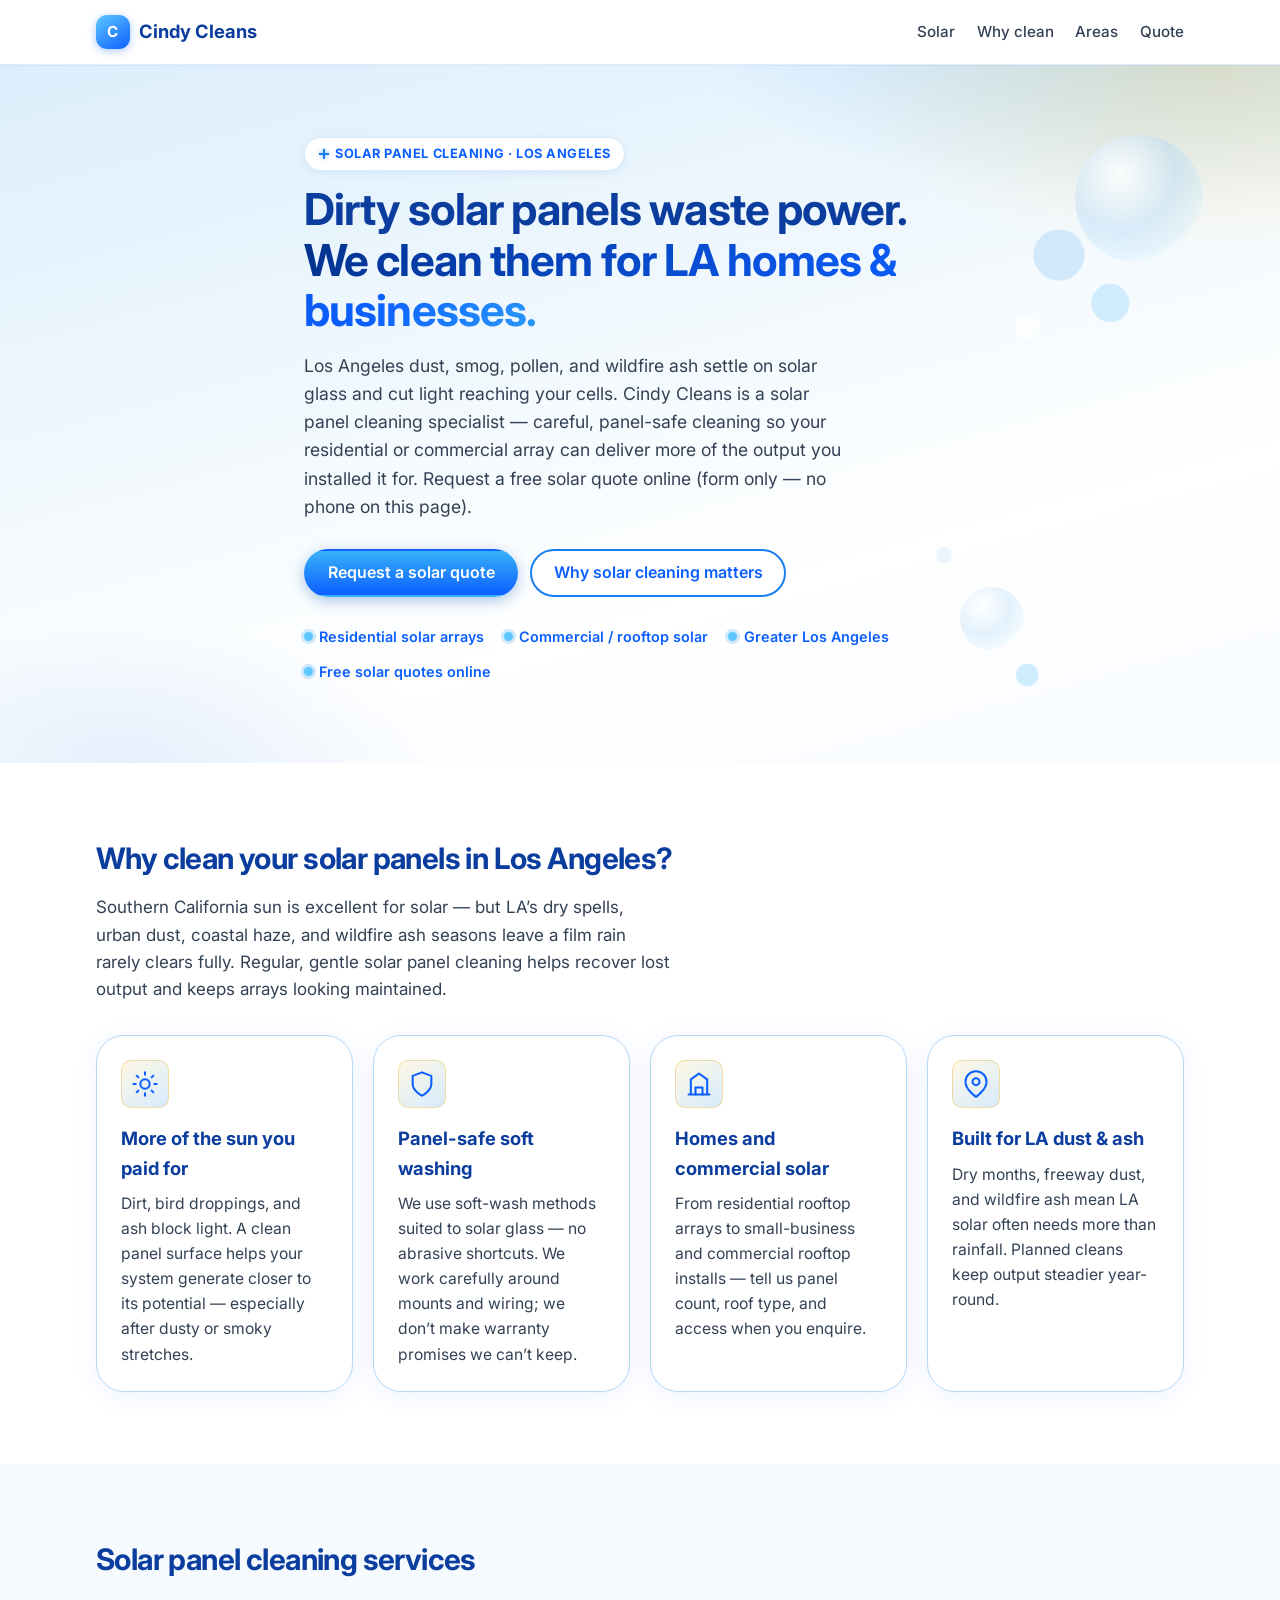
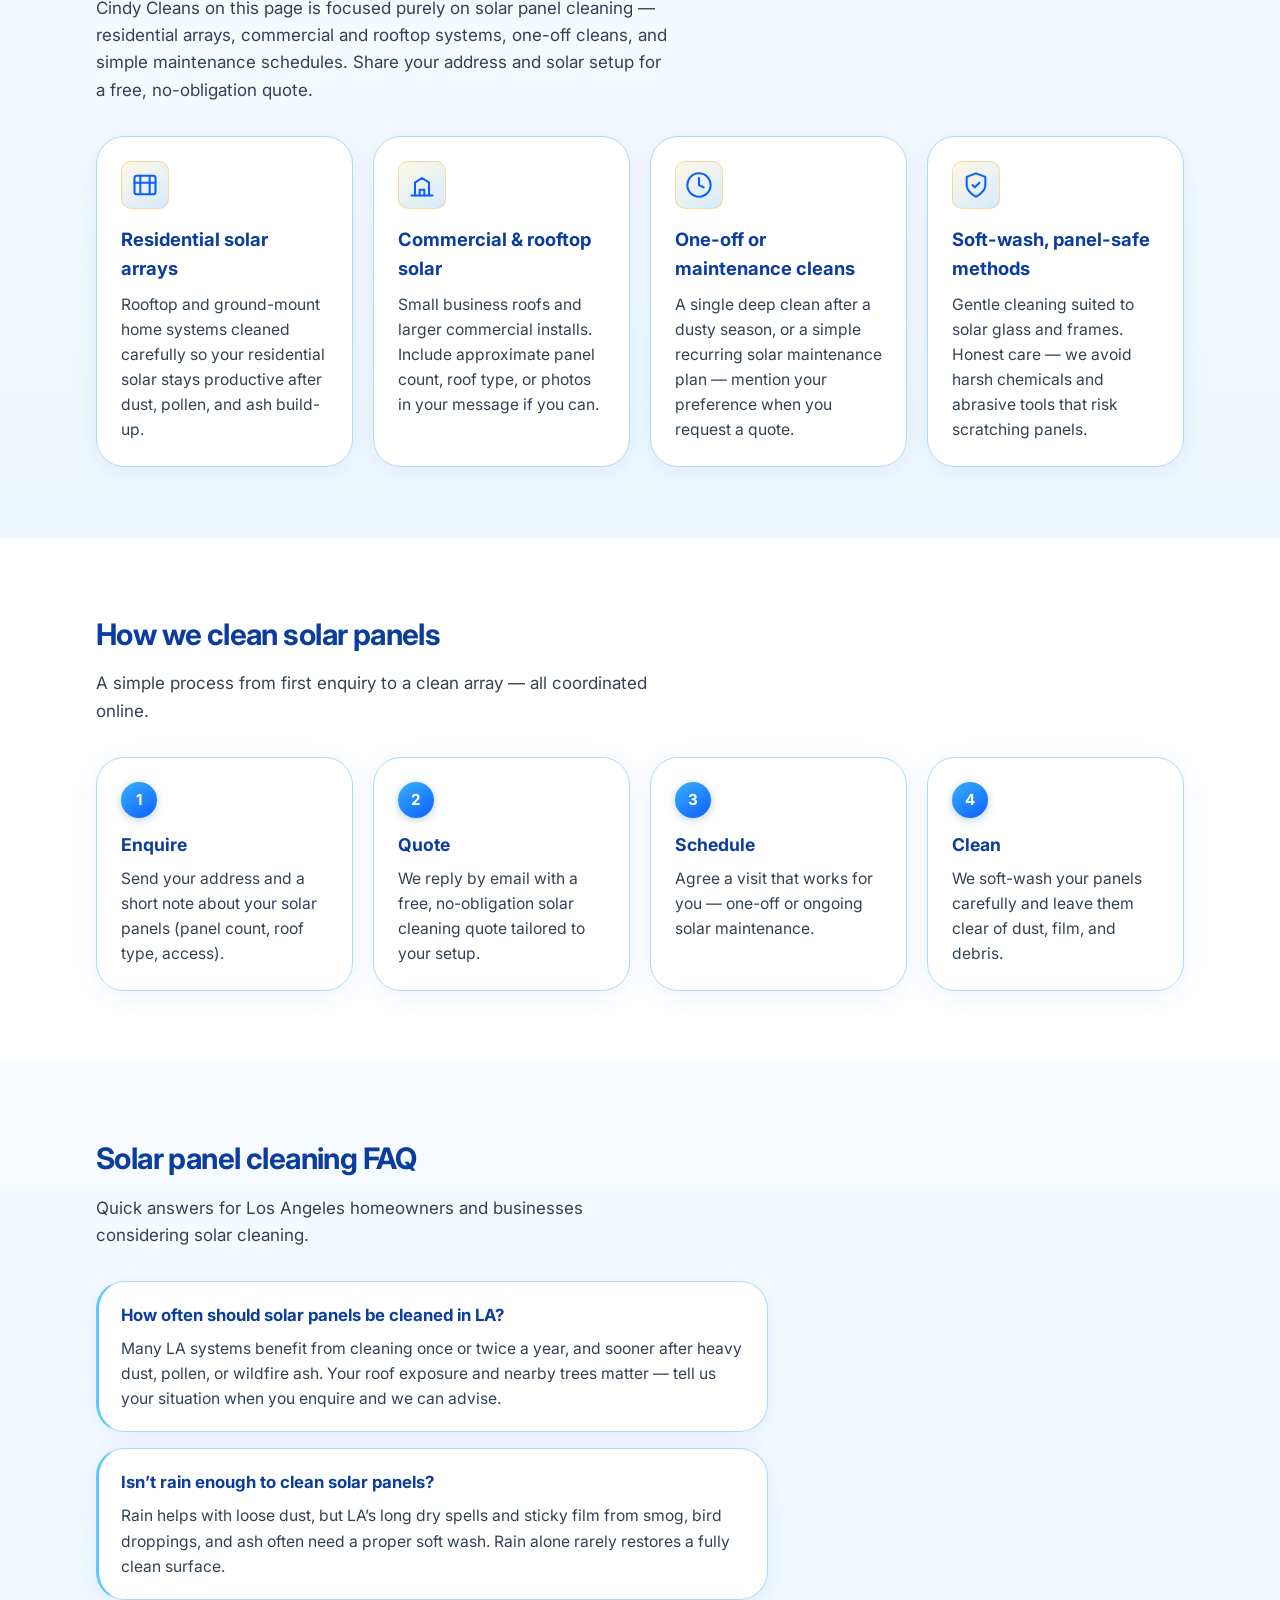
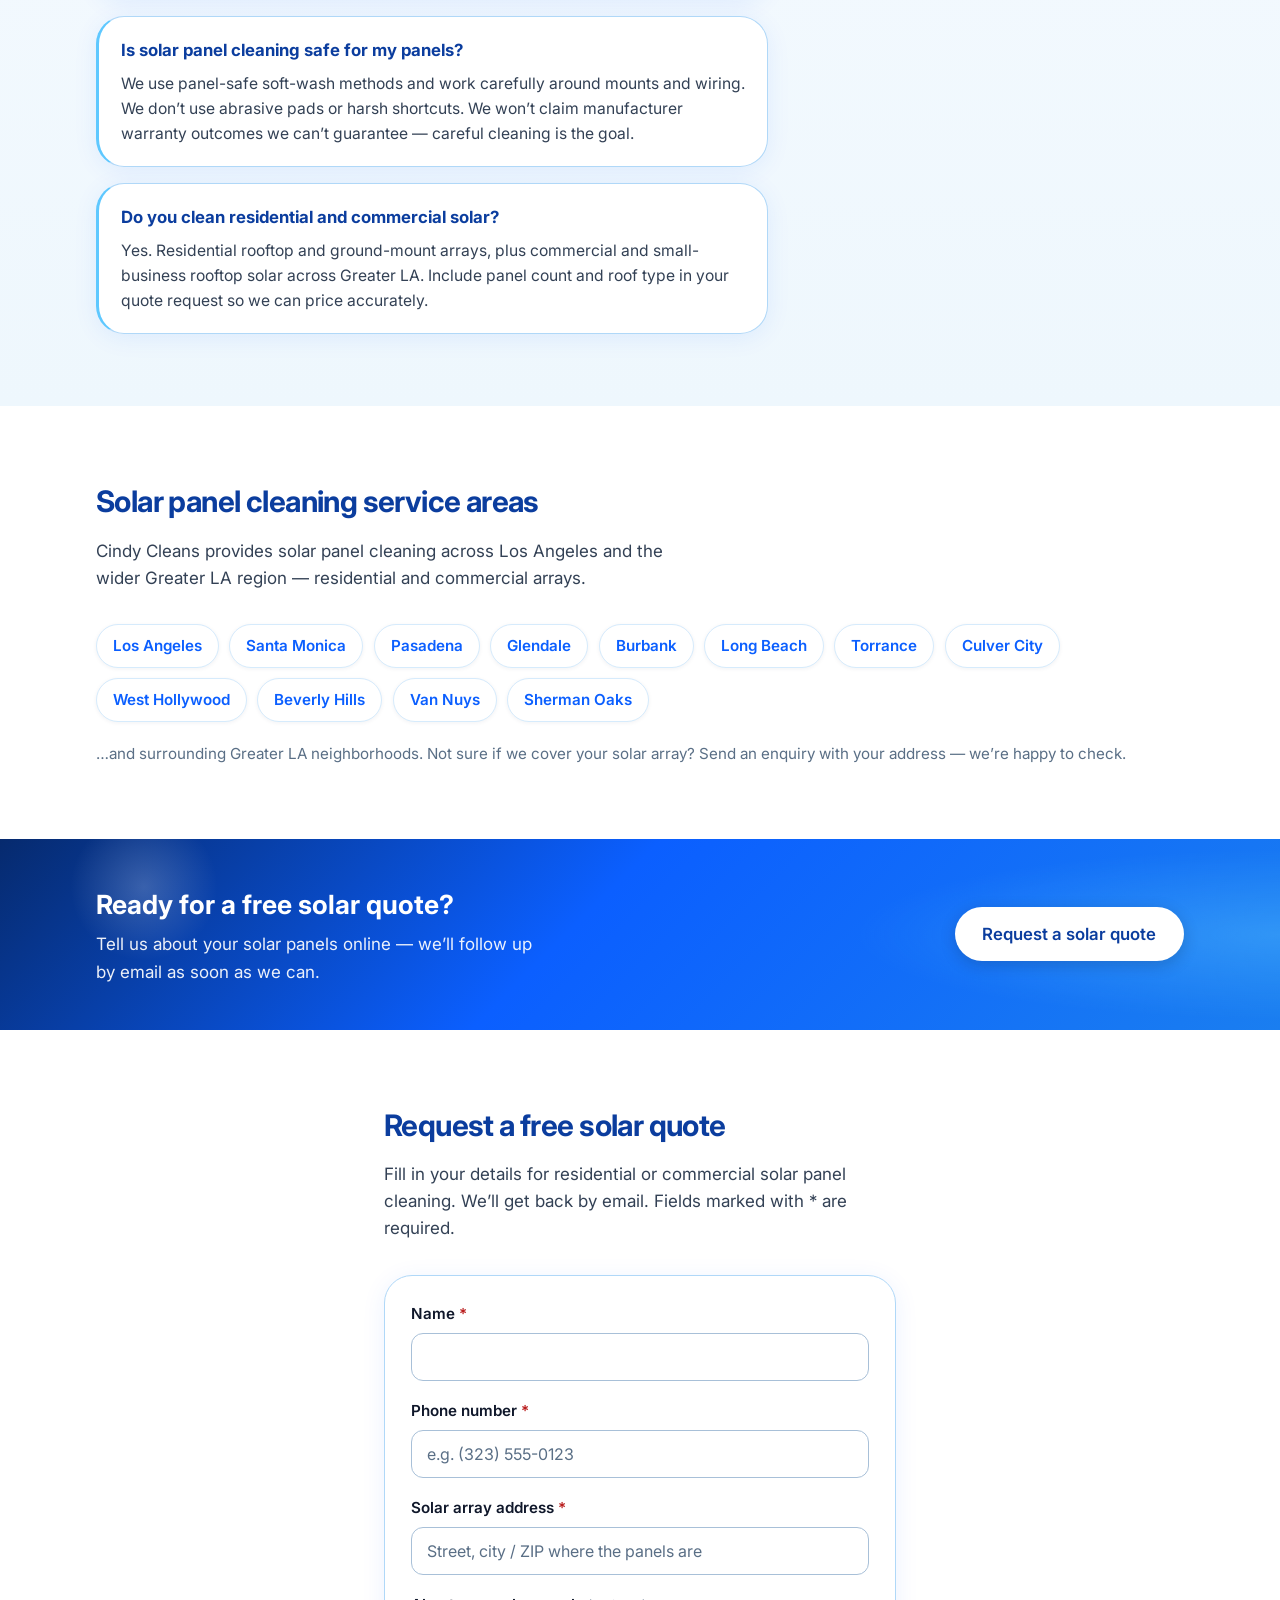
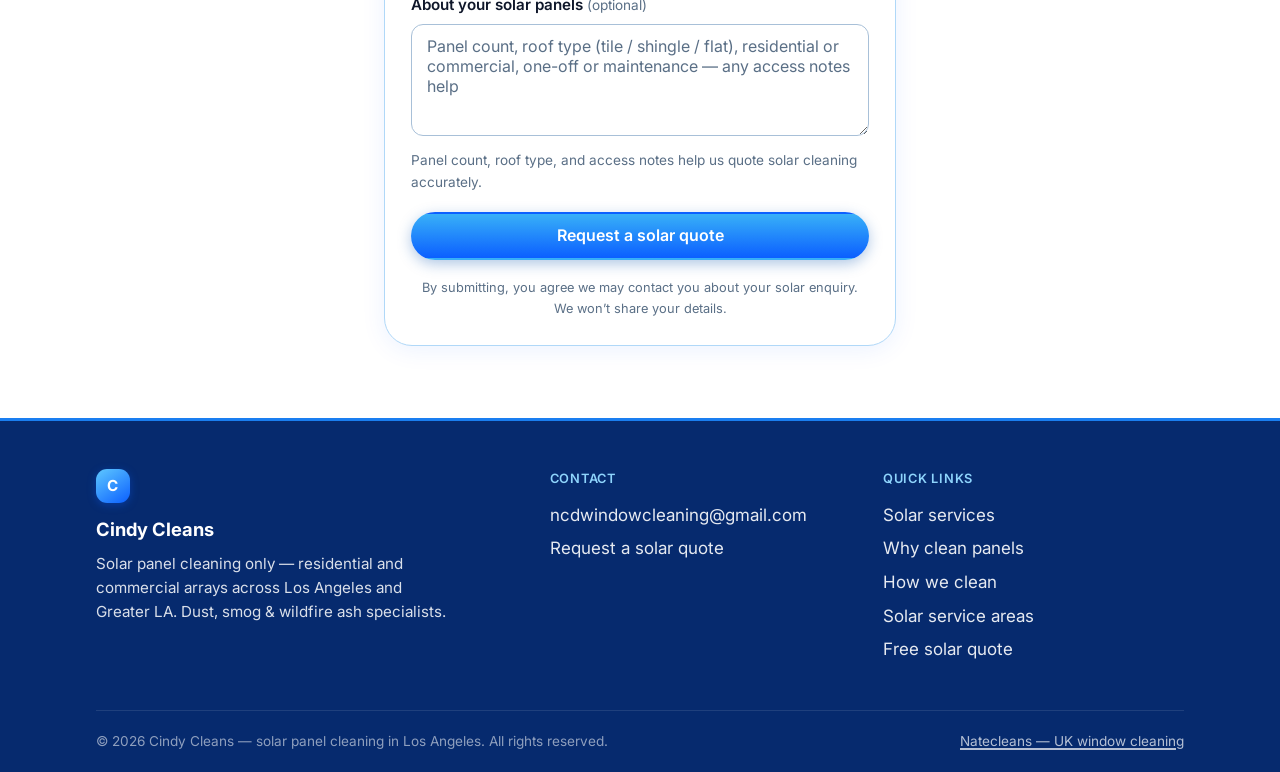
<file: los-angeles.html>
<!DOCTYPE html>
<html lang="en-US">
<head>
  <meta charset="UTF-8">
  <meta name="viewport" content="width=device-width, initial-scale=1">
  <title>Solar Panel Cleaning Los Angeles | Residential &amp; Commercial | Cindy Cleans</title>
  <meta name="description" content="Solar panel cleaning in Los Angeles for residential and commercial arrays. Dust, smog and wildfire ash cut output — Cindy Cleans restores performance with panel-safe soft washing. Free solar quote online.">
  <meta name="robots" content="index, follow">
  <meta name="keywords" content="solar panel cleaning Los Angeles, residential solar cleaning LA, commercial solar panel cleaning, solar array cleaning Greater LA">

  <!-- Open Graph -->
  <meta property="og:type" content="website">
  <meta property="og:title" content="Solar Panel Cleaning Los Angeles | Residential &amp; Commercial | Cindy Cleans">
  <meta property="og:description" content="Specialist solar panel cleaning across Los Angeles &amp; Greater LA. Residential and commercial arrays. Dust, smog &amp; wildfire ash — request a free solar quote online.">
  <meta property="og:locale" content="en_US">
  <meta property="og:site_name" content="Cindy Cleans">

  <link rel="icon" href="favicon.svg" type="image/svg+xml">
  <link rel="preconnect" href="https://fonts.googleapis.com">
  <link rel="preconnect" href="https://fonts.gstatic.com" crossorigin>
  <link href="https://fonts.googleapis.com/css2?family=Inter:wght@400;500;600;700&display=swap" rel="stylesheet">
  <link rel="stylesheet" href="styles.css">
</head>
<body>
  <a class="skip-link" href="#main">Skip to content</a>

  <header class="site-header">
    <div class="container header-inner">
      <a class="logo" href="#top" aria-label="Cindy Cleans — solar panel cleaning home">
        <span class="logo-mark" aria-hidden="true">C</span>
        <span class="logo-text">Cindy Cleans</span>
      </a>
      <nav class="nav" aria-label="Primary">
        <a href="#services">Solar</a>
        <a href="#why">Why clean</a>
        <a href="#areas">Areas</a>
        <a href="#enquiry">Quote</a>
      </nav>
      <a class="btn btn-sm btn-primary header-cta" href="#enquiry">Request a solar quote</a>
    </div>
  </header>

  <main id="main">
    <section class="hero hero-solar" id="top">
      <div class="container hero-inner">
        <p class="eyebrow"><span class="eyebrow-sparkle" aria-hidden="true"></span> Solar panel cleaning · Los Angeles</p>
        <h1>Dirty solar panels waste power. <span class="shine">We clean them for LA homes &amp; businesses.</span></h1>
        <p class="hero-lead">Los Angeles dust, smog, pollen, and wildfire ash settle on solar glass and cut light reaching your cells. Cindy Cleans is a solar panel cleaning specialist — careful, panel-safe cleaning so your residential or commercial array can deliver more of the output you installed it for. Request a free solar quote online (form only — no phone on this page).</p>
        <div class="hero-ctas">
          <a class="btn btn-primary" href="#enquiry">Request a solar quote</a>
          <a class="btn btn-secondary" href="#why">Why solar cleaning matters</a>
        </div>
        <ul class="hero-trust">
          <li>Residential solar arrays</li>
          <li>Commercial / rooftop solar</li>
          <li>Greater Los Angeles</li>
          <li>Free solar quotes online</li>
        </ul>
      </div>
    </section>

    <section class="section" id="why" aria-labelledby="why-heading">
      <div class="container">
        <h2 id="why-heading">Why clean your solar panels in Los Angeles?</h2>
        <p class="section-intro">Southern California sun is excellent for solar — but LA’s dry spells, urban dust, coastal haze, and wildfire ash seasons leave a film rain rarely clears fully. Regular, gentle solar panel cleaning helps recover lost output and keeps arrays looking maintained.</p>
        <ul class="service-grid">
          <li class="card">
            <div class="card-icon solar-accent" aria-hidden="true">
              <svg width="28" height="28" viewBox="0 0 24 24" fill="none" stroke="currentColor" stroke-width="1.75" stroke-linecap="round" stroke-linejoin="round"><circle cx="12" cy="12" r="4"/><path d="M12 2v2M12 20v2M4.93 4.93l1.41 1.41M17.66 17.66l1.41 1.41M2 12h2M20 12h2M4.93 19.07l1.41-1.41M17.66 6.34l1.41-1.41"/></svg>
            </div>
            <h3>More of the sun you paid for</h3>
            <p>Dirt, bird droppings, and ash block light. A clean panel surface helps your system generate closer to its potential — especially after dusty or smoky stretches.</p>
          </li>
          <li class="card">
            <div class="card-icon solar-accent" aria-hidden="true">
              <svg width="28" height="28" viewBox="0 0 24 24" fill="none" stroke="currentColor" stroke-width="1.75" stroke-linecap="round" stroke-linejoin="round"><path d="M12 22s8-4 8-10V5l-8-3-8 3v7c0 6 8 10 8 10z"/></svg>
            </div>
            <h3>Panel-safe soft washing</h3>
            <p>We use soft-wash methods suited to solar glass — no abrasive shortcuts. We work carefully around mounts and wiring; we don’t make warranty promises we can’t keep.</p>
          </li>
          <li class="card">
            <div class="card-icon solar-accent" aria-hidden="true">
              <svg width="28" height="28" viewBox="0 0 24 24" fill="none" stroke="currentColor" stroke-width="1.75" stroke-linecap="round" stroke-linejoin="round"><path d="M3 21h18M5 21V8l7-5 7 5v13"/><path d="M9 21v-6h6v6"/></svg>
            </div>
            <h3>Homes and commercial solar</h3>
            <p>From residential rooftop arrays to small-business and commercial rooftop installs — tell us panel count, roof type, and access when you enquire.</p>
          </li>
          <li class="card">
            <div class="card-icon solar-accent" aria-hidden="true">
              <svg width="28" height="28" viewBox="0 0 24 24" fill="none" stroke="currentColor" stroke-width="1.75" stroke-linecap="round" stroke-linejoin="round"><path d="M21 10c0 7-9 13-9 13s-9-6-9-13a9 9 0 0 1 18 0z"/><circle cx="12" cy="10" r="3"/></svg>
            </div>
            <h3>Built for LA dust &amp; ash</h3>
            <p>Dry months, freeway dust, and wildfire ash mean LA solar often needs more than rainfall. Planned cleans keep output steadier year-round.</p>
          </li>
        </ul>
      </div>
    </section>

    <section class="section section-alt" id="services" aria-labelledby="services-heading">
      <div class="container">
        <h2 id="services-heading">Solar panel cleaning services</h2>
        <p class="section-intro">Cindy Cleans on this page is focused purely on solar panel cleaning — residential arrays, commercial and rooftop systems, one-off cleans, and simple maintenance schedules. Share your address and solar setup for a free, no-obligation quote.</p>
        <ul class="service-grid">
          <li class="card">
            <div class="card-icon solar-accent" aria-hidden="true">
              <svg width="28" height="28" viewBox="0 0 24 24" fill="none" stroke="currentColor" stroke-width="1.75" stroke-linecap="round" stroke-linejoin="round"><rect x="3" y="4" width="18" height="16" rx="2"/><path d="M3 10h18M8 4v16M16 4v16"/></svg>
            </div>
            <h3>Residential solar arrays</h3>
            <p>Rooftop and ground-mount home systems cleaned carefully so your residential solar stays productive after dust, pollen, and ash build-up.</p>
          </li>
          <li class="card">
            <div class="card-icon solar-accent" aria-hidden="true">
              <svg width="28" height="28" viewBox="0 0 24 24" fill="none" stroke="currentColor" stroke-width="1.75" stroke-linecap="round" stroke-linejoin="round"><path d="M3 21h18M6 21V10l6-4 6 4v11"/><path d="M10 21v-5h4v5"/></svg>
            </div>
            <h3>Commercial &amp; rooftop solar</h3>
            <p>Small business roofs and larger commercial installs. Include approximate panel count, roof type, or photos in your message if you can.</p>
          </li>
          <li class="card">
            <div class="card-icon solar-accent" aria-hidden="true">
              <svg width="28" height="28" viewBox="0 0 24 24" fill="none" stroke="currentColor" stroke-width="1.75" stroke-linecap="round" stroke-linejoin="round"><path d="M12 22c5.523 0 10-4.477 10-10S17.523 2 12 2 2 6.477 2 12s4.477 10 10 10z"/><path d="M12 6v6l4 2"/></svg>
            </div>
            <h3>One-off or maintenance cleans</h3>
            <p>A single deep clean after a dusty season, or a simple recurring solar maintenance plan — mention your preference when you request a quote.</p>
          </li>
          <li class="card">
            <div class="card-icon solar-accent" aria-hidden="true">
              <svg width="28" height="28" viewBox="0 0 24 24" fill="none" stroke="currentColor" stroke-width="1.75" stroke-linecap="round" stroke-linejoin="round"><path d="M12 22s8-4 8-10V5l-8-3-8 3v7c0 6 8 10 8 10z"/><path d="M9 12l2 2 4-4"/></svg>
            </div>
            <h3>Soft-wash, panel-safe methods</h3>
            <p>Gentle cleaning suited to solar glass and frames. Honest care — we avoid harsh chemicals and abrasive tools that risk scratching panels.</p>
          </li>
        </ul>
      </div>
    </section>

    <section class="section" id="how" aria-labelledby="how-heading">
      <div class="container">
        <h2 id="how-heading">How we clean solar panels</h2>
        <p class="section-intro">A simple process from first enquiry to a clean array — all coordinated online.</p>
        <ol class="steps-list">
          <li class="step-card">
            <span class="step-num" aria-hidden="true">1</span>
            <h3>Enquire</h3>
            <p>Send your address and a short note about your solar panels (panel count, roof type, access).</p>
          </li>
          <li class="step-card">
            <span class="step-num" aria-hidden="true">2</span>
            <h3>Quote</h3>
            <p>We reply by email with a free, no-obligation solar cleaning quote tailored to your setup.</p>
          </li>
          <li class="step-card">
            <span class="step-num" aria-hidden="true">3</span>
            <h3>Schedule</h3>
            <p>Agree a visit that works for you — one-off or ongoing solar maintenance.</p>
          </li>
          <li class="step-card">
            <span class="step-num" aria-hidden="true">4</span>
            <h3>Clean</h3>
            <p>We soft-wash your panels carefully and leave them clear of dust, film, and debris.</p>
          </li>
        </ol>
      </div>
    </section>

    <section class="section section-alt" id="faq" aria-labelledby="faq-heading">
      <div class="container">
        <h2 id="faq-heading">Solar panel cleaning FAQ</h2>
        <p class="section-intro">Quick answers for Los Angeles homeowners and businesses considering solar cleaning.</p>
        <dl class="faq-list">
          <div class="faq-item">
            <dt>How often should solar panels be cleaned in LA?</dt>
            <dd>Many LA systems benefit from cleaning once or twice a year, and sooner after heavy dust, pollen, or wildfire ash. Your roof exposure and nearby trees matter — tell us your situation when you enquire and we can advise.</dd>
          </div>
          <div class="faq-item">
            <dt>Isn’t rain enough to clean solar panels?</dt>
            <dd>Rain helps with loose dust, but LA’s long dry spells and sticky film from smog, bird droppings, and ash often need a proper soft wash. Rain alone rarely restores a fully clean surface.</dd>
          </div>
          <div class="faq-item">
            <dt>Is solar panel cleaning safe for my panels?</dt>
            <dd>We use panel-safe soft-wash methods and work carefully around mounts and wiring. We don’t use abrasive pads or harsh shortcuts. We won’t claim manufacturer warranty outcomes we can’t guarantee — careful cleaning is the goal.</dd>
          </div>
          <div class="faq-item">
            <dt>Do you clean residential and commercial solar?</dt>
            <dd>Yes. Residential rooftop and ground-mount arrays, plus commercial and small-business rooftop solar across Greater LA. Include panel count and roof type in your quote request so we can price accurately.</dd>
          </div>
        </dl>
      </div>
    </section>

    <section class="section" id="areas" aria-labelledby="areas-heading">
      <div class="container">
        <h2 id="areas-heading">Solar panel cleaning service areas</h2>
        <p class="section-intro">Cindy Cleans provides solar panel cleaning across Los Angeles and the wider Greater LA region — residential and commercial arrays.</p>
        <ul class="areas-list">
          <li>Los Angeles</li>
          <li>Santa Monica</li>
          <li>Pasadena</li>
          <li>Glendale</li>
          <li>Burbank</li>
          <li>Long Beach</li>
          <li>Torrance</li>
          <li>Culver City</li>
          <li>West Hollywood</li>
          <li>Beverly Hills</li>
          <li>Van Nuys</li>
          <li>Sherman Oaks</li>
        </ul>
        <p class="areas-note">…and surrounding Greater LA neighborhoods. Not sure if we cover your solar array? Send an enquiry with your address — we’re happy to check.</p>
      </div>
    </section>

    <section class="cta-band" aria-labelledby="cta-heading">
      <div class="container cta-band-inner">
        <div>
          <h2 id="cta-heading">Ready for a free solar quote?</h2>
          <p>Tell us about your solar panels online — we’ll follow up by email as soon as we can.</p>
        </div>
        <a class="btn btn-light btn-lg" href="#enquiry">Request a solar quote</a>
      </div>
    </section>

    <section class="section" id="enquiry" aria-labelledby="enquiry-heading">
      <div class="container form-wrap">
        <h2 id="enquiry-heading">Request a free solar quote</h2>
        <p class="section-intro">Fill in your details for residential or commercial solar panel cleaning. We’ll get back by email. Fields marked with * are required.</p>

        <form
          id="enquiry-form"
          class="enquiry-form"
          name="cindy-cleans-enquiry"
          method="POST"
          action="/thanks-la.html"
          data-netlify="true"
          data-netlify-honeypot="bot-field"
          netlify
          novalidate
          aria-label="Cindy Cleans Los Angeles solar panel cleaning enquiry form"
        >
          <input type="hidden" name="form-name" value="cindy-cleans-enquiry">
          <p class="honey" aria-hidden="true">
            <label>Don’t fill this out: <input type="text" name="bot-field" tabindex="-1" autocomplete="off"></label>
          </p>

          <div class="field">
            <label for="name">Name <span class="req" aria-hidden="true">*</span></label>
            <input type="text" id="name" name="name" required autocomplete="name" aria-required="true" aria-describedby="name-error">
            <p class="field-error" id="name-error" role="alert" hidden></p>
          </div>

          <div class="field">
            <label for="phone">Phone number <span class="req" aria-hidden="true">*</span></label>
            <input type="tel" id="phone" name="phone" required autocomplete="tel" inputmode="tel" aria-required="true" aria-describedby="phone-error" placeholder="e.g. (323) 555-0123">
            <p class="field-error" id="phone-error" role="alert" hidden></p>
          </div>

          <div class="field">
            <label for="address">Solar array address <span class="req" aria-hidden="true">*</span></label>
            <input type="text" id="address" name="address" required autocomplete="street-address" aria-required="true" aria-describedby="address-error" placeholder="Street, city / ZIP where the panels are">
            <p class="field-error" id="address-error" role="alert" hidden></p>
          </div>

          <div class="field">
            <label for="message">About your solar panels <span class="optional">(optional)</span></label>
            <textarea id="message" name="message" rows="4" aria-describedby="message-hint" placeholder="Panel count, roof type (tile / shingle / flat), residential or commercial, one-off or maintenance — any access notes help"></textarea>
            <p class="field-hint" id="message-hint">Panel count, roof type, and access notes help us quote solar cleaning accurately.</p>
          </div>

          <p class="form-status" id="form-status" role="status" aria-live="polite" hidden></p>

          <button type="submit" class="btn btn-primary btn-block">Request a solar quote</button>
          <p class="form-privacy">By submitting, you agree we may contact you about your solar enquiry. We won’t share your details.</p>
        </form>
      </div>
    </section>
  </main>

  <footer class="site-footer">
    <div class="container footer-inner">
      <div class="footer-brand">
        <span class="logo-mark" aria-hidden="true">C</span>
        <strong>Cindy Cleans</strong>
        <p>Solar panel cleaning only — residential and commercial arrays across Los Angeles and Greater LA. Dust, smog &amp; wildfire ash specialists.</p>
      </div>
      <div class="footer-contact">
        <h3 class="footer-heading">Contact</h3>
        <p><a href="mailto:ncdwindowcleaning@gmail.com">ncdwindowcleaning@gmail.com</a></p>
        <p><a href="#enquiry">Request a solar quote</a></p>
      </div>
      <div class="footer-links">
        <h3 class="footer-heading">Quick links</h3>
        <ul>
          <li><a href="#services">Solar services</a></li>
          <li><a href="#why">Why clean panels</a></li>
          <li><a href="#how">How we clean</a></li>
          <li><a href="#areas">Solar service areas</a></li>
          <li><a href="#enquiry">Free solar quote</a></li>
        </ul>
      </div>
    </div>
    <div class="container footer-bottom">
      <p>&copy; <span id="year"></span> Cindy Cleans — solar panel cleaning in Los Angeles. All rights reserved.</p>
      <p class="footer-crosslink"><a href="index.html">Natecleans — UK window cleaning</a></p>
    </div>
  </footer>

  <script src="script.js" defer></script>
</body>
</html>
</file>
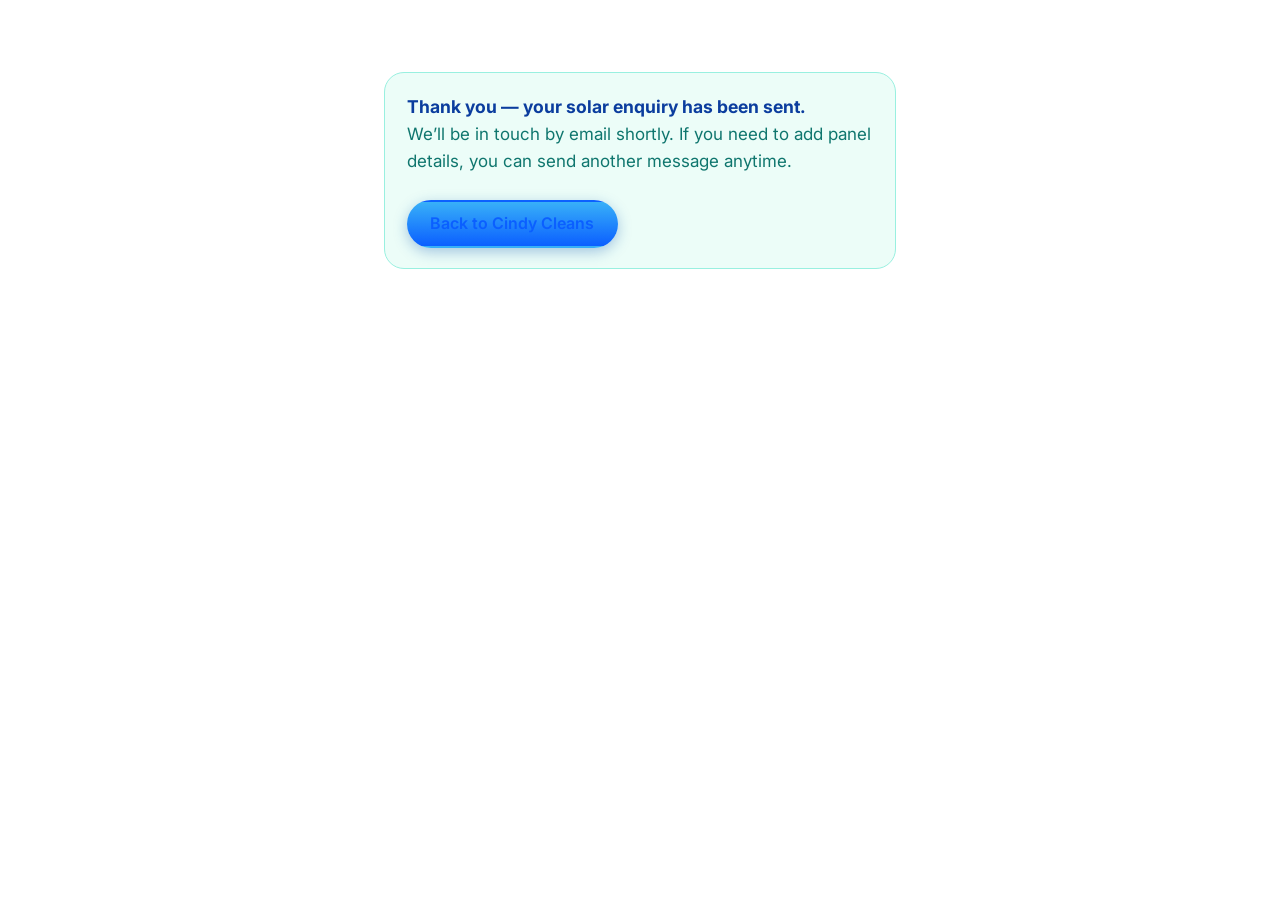
<file: thanks-la.html>
<!DOCTYPE html>
<html lang="en-US">
<head>
  <meta charset="UTF-8">
  <meta name="viewport" content="width=device-width, initial-scale=1">
  <title>Thank you | Cindy Cleans</title>
  <meta name="robots" content="noindex">
  <link rel="icon" href="favicon.svg" type="image/svg+xml">
  <link rel="preconnect" href="https://fonts.googleapis.com">
  <link rel="preconnect" href="https://fonts.gstatic.com" crossorigin>
  <link href="https://fonts.googleapis.com/css2?family=Inter:wght@400;500;600;700&display=swap" rel="stylesheet">
  <link rel="stylesheet" href="styles.css">
</head>
<body class="cindy">
  <main class="section" id="main">
    <div class="container form-wrap">
      <div class="thanks" style="display:block">
        <p class="thanks-title">Thank you — your solar enquiry has been sent.</p>
        <p>We’ll be in touch by email shortly. If you need to add panel details, you can send another message anytime.</p>
        <p style="margin-top:1.5rem"><a class="btn btn-primary" href="/los-angeles.html">Back to Cindy Cleans</a></p>
      </div>
    </div>
  </main>
</body>
</html>
</file>
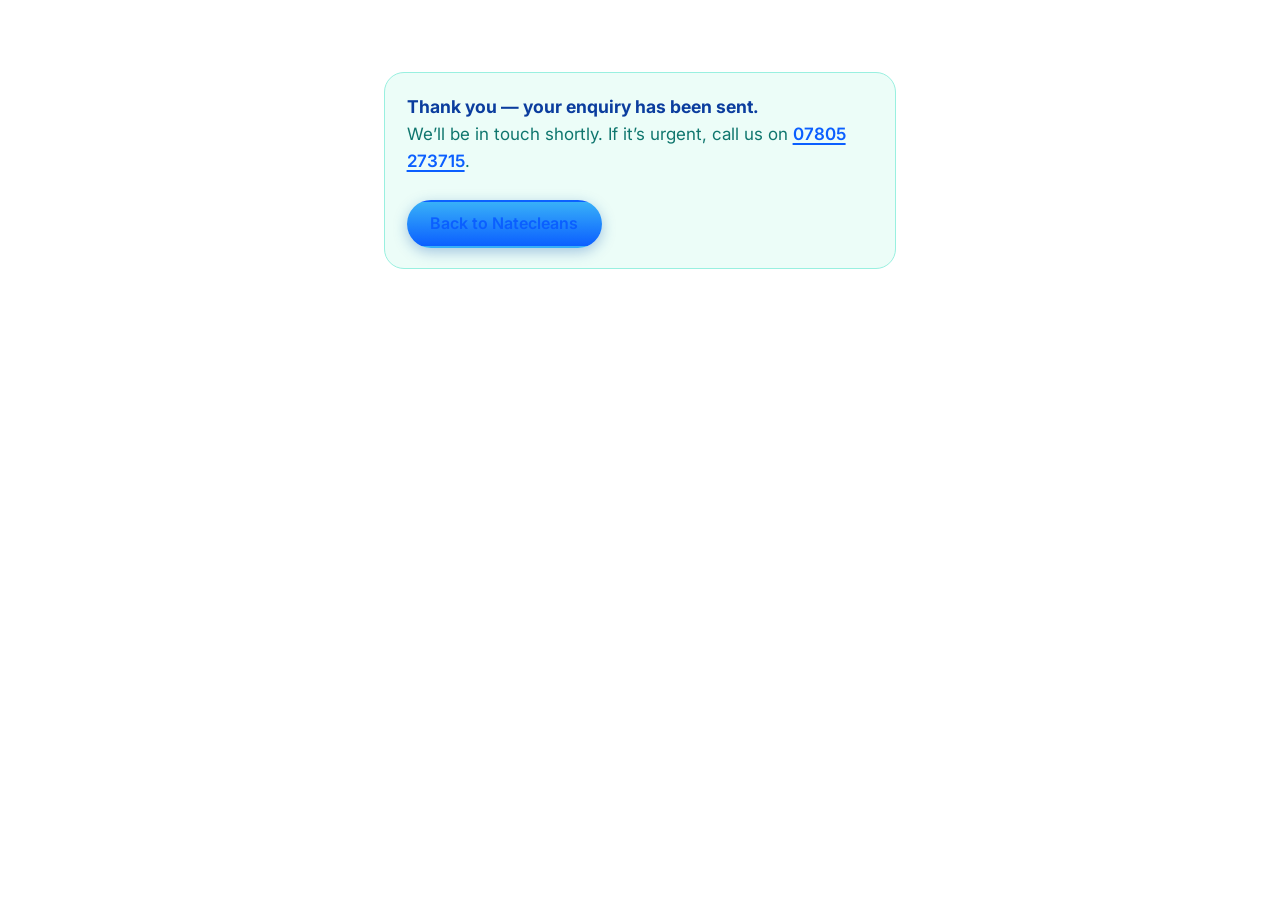
<file: thanks.html>
<!DOCTYPE html>
<html lang="en-GB">
<head>
  <meta charset="UTF-8">
  <meta name="viewport" content="width=device-width, initial-scale=1">
  <title>Thank you | Natecleans</title>
  <meta name="robots" content="noindex">
  <link rel="icon" href="favicon.svg" type="image/svg+xml">
  <link rel="preconnect" href="https://fonts.googleapis.com">
  <link rel="preconnect" href="https://fonts.gstatic.com" crossorigin>
  <link href="https://fonts.googleapis.com/css2?family=Inter:wght@400;500;600;700&display=swap" rel="stylesheet">
  <link rel="stylesheet" href="styles.css">
</head>
<body>
  <main class="section" id="main">
    <div class="container form-wrap">
      <div class="thanks" style="display:block">
        <p class="thanks-title">Thank you — your enquiry has been sent.</p>
        <p>We’ll be in touch shortly. If it’s urgent, call us on <a href="tel:+447805273715">07805 273715</a>.</p>
        <p style="margin-top:1.5rem"><a class="btn btn-primary" href="/">Back to Natecleans</a></p>
      </div>
    </div>
  </main>
</body>
</html>
</file>
<file: styles.css>
/* Natecleans — traditional UK window cleaner look (sky blue + navy) */

:root {
  /* Badge-matched palette — navy → sky (#0B5FFF-ish) */
  --navy-950: #062a6e;
  --navy-900: #0b3d9e;
  --navy-800: #0b5fff;
  --blue-700: #0b5fff;
  --blue-600: #1a7ef0;
  --blue-500: #38b0f8;
  --sky-500: #38b0f8;
  --sky-400: #5ec8ff;
  --sky-300: #8ed4fc;
  --sky-200: #b0d8f8;
  --sky-100: #d6ebfc;
  --sky-50: #eef7fd;
  --ice: #f7fbff;
  --white: #ffffff;
  --grey-100: #e2eef8;
  --grey-300: #a8c0d8;
  --grey-500: #5a6f86;
  --grey-700: #334155;
  --grey-900: #0f172a;
  --danger: #b91c1c;
  --danger-bg: #fef2f2;
  --success: #0f766e;
  --success-bg: #ecfdf8;
  --radius: 20px;
  --radius-sm: 12px;
  --radius-lg: 28px;
  --shadow: 0 4px 24px rgba(11, 95, 255, 0.08);
  --shadow-lg: 0 12px 40px rgba(11, 95, 255, 0.12);
  --font: "Inter", system-ui, -apple-system, "Segoe UI", Roboto, Ubuntu, "Helvetica Neue", sans-serif;
  --max: 68rem;
  --header-h: 4rem;
  --focus: 0 0 0 3px rgba(11, 95, 255, 0.35);
  --wordmark-grad: linear-gradient(90deg, #03328e 0%, #0b5fff 42%, #38b0f8 100%);
}

*,
*::before,
*::after {
  box-sizing: border-box;
}

html {
  scroll-behavior: smooth;
  scroll-padding-top: calc(var(--header-h) + 0.5rem);
}

body {
  margin: 0;
  font-family: var(--font);
  font-size: 1.0625rem;
  line-height: 1.6;
  color: var(--grey-900);
  background: var(--white);
  -webkit-font-smoothing: antialiased;
}

body.site-uk {
  background: var(--ice);
}

img,
svg {
  display: block;
  max-width: 100%;
}

a {
  color: var(--blue-700);
  text-decoration-thickness: 1.5px;
  text-underline-offset: 0.18em;
}

a:hover {
  color: var(--blue-600);
}

:focus-visible {
  outline: none;
  box-shadow: var(--focus);
  border-radius: 4px;
}

.skip-link {
  position: absolute;
  left: 1rem;
  top: -100%;
  z-index: 1000;
  padding: 0.75rem 1.25rem;
  background: var(--navy-900);
  color: var(--white);
  font-weight: 600;
  border-radius: var(--radius-sm);
  text-decoration: none;
}

.skip-link:focus {
  top: 1rem;
  box-shadow: var(--focus);
}

.container {
  width: min(100% - 2rem, var(--max));
  margin-inline: auto;
}

/* Header */
.site-header {
  position: sticky;
  top: 0;
  z-index: 100;
  background: rgba(255, 255, 255, 0.94);
  backdrop-filter: blur(10px);
  border-bottom: 1px solid var(--grey-100);
  box-shadow: 0 1px 0 rgba(11, 95, 255, 0.06);
}

/* UK badge-style header — soft sky band */
.site-uk .site-header {
  background: linear-gradient(180deg, #8ed4fc 0%, #7ec8f8 100%);
  border-bottom: 1px solid rgba(11, 95, 255, 0.12);
  box-shadow: 0 2px 12px rgba(11, 95, 255, 0.12);
}

.site-uk .site-header .nav a {
  color: rgba(6, 42, 110, 0.88);
}

.site-uk .site-header .nav a:hover {
  color: var(--navy-950);
}

.site-uk .site-header .nav-phone {
  color: var(--navy-950) !important;
}

.site-uk .site-header .logo {
  color: var(--white);
}

.site-uk .site-header .logo:hover {
  color: var(--white);
}

.site-uk .site-header .logo-mark {
  background: rgba(255, 255, 255, 0.95);
  color: var(--navy-800);
  box-shadow: 0 2px 8px rgba(6, 42, 110, 0.18);
}

.site-uk .site-header .logo-text {
  background: none;
  -webkit-background-clip: unset;
  background-clip: unset;
  color: var(--white);
  -webkit-text-fill-color: var(--white);
  font-weight: 800;
  letter-spacing: 0.04em;
  text-transform: uppercase;
  font-size: 1.05rem;
}

.site-uk .site-header .wordmark-sparkle {
  display: none;
}

.header-inner {
  display: flex;
  align-items: center;
  justify-content: space-between;
  min-height: var(--header-h);
  gap: 1rem;
}

.logo {
  display: inline-flex;
  align-items: center;
  gap: 0.6rem;
  text-decoration: none;
  color: var(--navy-900);
  font-weight: 700;
  font-size: 1.15rem;
}

.logo:hover {
  color: var(--blue-700);
}

.logo-mark {
  display: inline-flex;
  align-items: center;
  justify-content: center;
  width: 2.1rem;
  height: 2.1rem;
  border-radius: 11px;
  background: linear-gradient(145deg, var(--sky-400), var(--navy-800));
  color: var(--white);
  font-size: 0.95rem;
  font-weight: 700;
  flex-shrink: 0;
  box-shadow: 0 2px 8px rgba(11, 95, 255, 0.35);
}

/* Navy → sky gradient wordmark (badge aesthetic) */
.logo-text.logo-wordmark,
.wordmark {
  display: inline-block;
  position: relative;
  font-weight: 800;
  font-style: italic;
  letter-spacing: -0.02em;
  background: var(--wordmark-grad);
  -webkit-background-clip: text;
  background-clip: text;
  color: transparent;
  -webkit-text-fill-color: transparent;
}

.wordmark-sparkle {
  position: absolute;
  left: 0.72em;
  top: 0.05em;
  width: 0.55em;
  height: 0.55em;
  pointer-events: none;
  background:
    linear-gradient(#fff, #fff) center / 100% 2px no-repeat,
    linear-gradient(#fff, #fff) center / 2px 100% no-repeat;
  filter: drop-shadow(0 0 2px rgba(255, 255, 255, 0.9));
  -webkit-text-fill-color: initial;
}

.nav {
  display: none;
  align-items: center;
  gap: 1.35rem;
}

.nav a {
  text-decoration: none;
  color: var(--grey-700);
  font-weight: 500;
  font-size: 0.95rem;
}

.nav a:hover {
  color: var(--blue-700);
}

.nav-phone {
  color: var(--blue-700) !important;
  font-weight: 700 !important;
  white-space: nowrap;
  letter-spacing: 0.01em;
}

.header-cta {
  flex-shrink: 0;
}

.site-uk .site-header .btn-primary {
  background: var(--white);
  color: var(--navy-800);
  box-shadow: 0 2px 10px rgba(6, 42, 110, 0.18);
  border-color: transparent;
}

.site-uk .site-header .btn-primary:hover {
  background: var(--ice);
  color: var(--navy-950);
}

/* Buttons */
.btn {
  display: inline-flex;
  align-items: center;
  justify-content: center;
  gap: 0.5rem;
  min-height: 3rem;
  padding: 0.75rem 1.35rem;
  border: 2px solid transparent;
  border-radius: 999px;
  font-family: inherit;
  font-size: 1rem;
  font-weight: 600;
  line-height: 1.2;
  text-decoration: none;
  cursor: pointer;
  transition: background 0.15s ease, color 0.15s ease, border-color 0.15s ease, transform 0.1s ease, box-shadow 0.15s ease;
}

.btn:active {
  transform: scale(0.98);
}

.btn-sm {
  min-height: 2.5rem;
  padding: 0.5rem 1rem;
  font-size: 0.9rem;
}

.btn-lg {
  min-height: 3.35rem;
  padding: 0.9rem 1.6rem;
  font-size: 1.05rem;
}

.btn-block {
  width: 100%;
}

.btn-primary {
  background: linear-gradient(180deg, var(--blue-500) 0%, var(--blue-700) 100%);
  color: var(--white);
  box-shadow: 0 4px 14px rgba(26, 95, 180, 0.35);
}

.btn-primary:hover {
  background: linear-gradient(180deg, var(--blue-600) 0%, var(--navy-800) 100%);
  color: var(--white);
  box-shadow: 0 6px 18px rgba(18, 58, 102, 0.4);
}

.btn-secondary {
  background: var(--white);
  color: var(--navy-800);
  border-color: var(--blue-600);
}

.btn-secondary:hover {
  background: var(--sky-50);
  color: var(--navy-900);
}

.btn-light {
  background: var(--white);
  color: var(--navy-900);
  box-shadow: 0 4px 16px rgba(10, 22, 40, 0.2);
}

.btn-light:hover {
  background: var(--sky-50);
  color: var(--navy-950);
}

/* Hero — badge airy sky + soft bubbles */
.hero {
  position: relative;
  overflow: hidden;
  background:
    radial-gradient(ellipse 70% 55% at 90% -10%, rgba(142, 212, 252, 0.55), transparent 55%),
    radial-gradient(ellipse 50% 40% at 8% 100%, rgba(11, 95, 255, 0.1), transparent 50%),
    linear-gradient(165deg, #dceefc 0%, var(--sky-50) 35%, var(--white) 70%, var(--ice) 100%);
  padding: 3rem 0 3.75rem;
}

/* Soft bubble accents (CSS-only fallback) */
.hero::before,
.hero::after {
  content: "";
  position: absolute;
  pointer-events: none;
  border-radius: 50%;
  background: radial-gradient(circle at 35% 30%, rgba(255, 255, 255, 0.95) 0%, rgba(176, 216, 248, 0.45) 45%, rgba(142, 212, 252, 0.15) 70%, transparent 75%);
  opacity: 0.9;
  z-index: 0;
}

.hero::before {
  width: 8rem;
  height: 8rem;
  top: 10%;
  right: 6%;
  box-shadow:
    -5rem 3.5rem 0 -2.4rem rgba(176, 216, 248, 0.55),
    -1.8rem 6.5rem 0 -2.8rem rgba(142, 212, 252, 0.4),
    -7rem 8rem 0 -3.2rem rgba(255, 255, 255, 0.55);
}

.hero::after {
  width: 4rem;
  height: 4rem;
  bottom: 16%;
  right: 20%;
  opacity: 0.7;
  box-shadow:
    5.5rem -2.5rem 0 -1.1rem rgba(255, 255, 255, 0.7),
    2.2rem 3.5rem 0 -1.3rem rgba(94, 200, 255, 0.4),
    -3rem -4rem 0 -1.5rem rgba(176, 216, 248, 0.35);
}

/* Explicit bubble / sparkle layer (HTML) — never covers content */
.badge-decor {
  position: absolute;
  inset: 0;
  pointer-events: none;
  z-index: 0;
  overflow: hidden;
}

.badge-decor .bubble {
  position: absolute;
  border-radius: 50%;
  background: radial-gradient(circle at 32% 28%, rgba(255, 255, 255, 0.85) 0%, rgba(176, 216, 248, 0.4) 42%, rgba(142, 212, 252, 0.12) 68%, transparent 72%);
  border: 1px solid rgba(176, 216, 248, 0.35);
  opacity: 0.7;
}

.badge-decor .bubble-1 { width: 5.5rem; height: 5.5rem; top: 8%; right: 4%; }
.badge-decor .bubble-2 { width: 3.2rem; height: 3.2rem; top: 38%; right: 18%; opacity: 0.55; }
.badge-decor .bubble-3 { width: 4.2rem; height: 4.2rem; bottom: 12%; left: 6%; opacity: 0.5; }
.badge-decor .bubble-4 { width: 2.4rem; height: 2.4rem; top: 18%; left: 12%; opacity: 0.45; }
.badge-decor .bubble-5 { width: 1.8rem; height: 1.8rem; bottom: 28%; right: 8%; opacity: 0.5; }

.badge-decor .spark {
  position: absolute;
  width: 0.85rem;
  height: 0.85rem;
  opacity: 0.65;
  background:
    linear-gradient(var(--sky-400), var(--sky-400)) center / 100% 2px no-repeat,
    linear-gradient(var(--sky-400), var(--sky-400)) center / 2px 100% no-repeat;
  filter: drop-shadow(0 0 3px rgba(94, 200, 255, 0.7));
}

.badge-decor .spark-1 { top: 14%; right: 28%; }
.badge-decor .spark-2 { top: 52%; right: 10%; width: 0.65rem; height: 0.65rem; opacity: 0.5; }
.badge-decor .spark-3 { bottom: 22%; left: 22%; width: 0.7rem; height: 0.7rem; }
.badge-decor .spark-4 { top: 28%; left: 4%; width: 0.55rem; height: 0.55rem; opacity: 0.45; }

@media (max-width: 539px) {
  .badge-decor .bubble-1 { width: 3.5rem; height: 3.5rem; }
  .badge-decor .bubble-3 { width: 2.8rem; height: 2.8rem; }
}

.hero-inner {
  position: relative;
  z-index: 1;
  max-width: 42rem;
}

.brand-wordmark {
  margin: 0 0 1rem;
  font-size: clamp(1.75rem, 5vw, 2.35rem);
  line-height: 1.1;
}

.eyebrow {
  display: inline-flex;
  align-items: center;
  gap: 0.4rem;
  margin: 0 0 0.85rem;
  padding: 0.35rem 0.85rem;
  background: var(--white);
  color: var(--blue-700);
  font-size: 0.8rem;
  font-weight: 700;
  letter-spacing: 0.04em;
  text-transform: uppercase;
  border-radius: 999px;
  border: 1px solid var(--sky-100);
  box-shadow: 0 2px 8px rgba(26, 95, 180, 0.08);
}

.eyebrow-sparkle {
  display: inline-block;
  width: 0.65rem;
  height: 0.65rem;
  flex-shrink: 0;
  background:
    linear-gradient(var(--blue-600), var(--blue-600)) center / 100% 2px no-repeat,
    linear-gradient(var(--blue-600), var(--blue-600)) center / 2px 100% no-repeat;
  filter: drop-shadow(0 0 2px rgba(74, 163, 240, 0.8));
}

.hero h1 {
  margin: 0 0 1rem;
  font-size: clamp(1.85rem, 5.5vw, 2.75rem);
  line-height: 1.15;
  letter-spacing: -0.02em;
  color: var(--navy-900);
}

.hero h1 .shine {
  background: linear-gradient(120deg, #03328e 0%, #0b5fff 40%, #38b0f8 55%, #03328e 100%);
  background-size: 200% auto;
  -webkit-background-clip: text;
  background-clip: text;
  color: transparent;
}

@media (prefers-reduced-motion: no-preference) {
  .hero h1 .shine {
    animation: shine-shift 6s ease-in-out infinite;
  }
}

@keyframes shine-shift {
  0%, 100% { background-position: 0% center; }
  50% { background-position: 100% center; }
}

.hero-lead {
  margin: 0 0 1.75rem;
  font-size: 1.1rem;
  color: var(--grey-700);
  max-width: 34rem;
}

.hero-ctas {
  display: flex;
  flex-direction: column;
  gap: 0.75rem;
}

.hero-trust {
  display: flex;
  flex-wrap: wrap;
  gap: 0.75rem 1.25rem;
  margin: 1.75rem 0 0;
  padding: 0;
  list-style: none;
  font-size: 0.9rem;
  font-weight: 600;
  color: var(--navy-800);
}

.hero-trust li {
  display: inline-flex;
  align-items: center;
  gap: 0.4rem;
}

.hero-trust li::before {
  content: "";
  width: 0.55rem;
  height: 0.55rem;
  border-radius: 50%;
  background: var(--sky-400);
  box-shadow: 0 0 0 3px rgba(74, 163, 240, 0.25);
  flex-shrink: 0;
}

/* Sections */
.section {
  padding: 3.5rem 0;
}

.section-alt {
  background:
    linear-gradient(180deg, var(--ice) 0%, var(--sky-50) 100%);
}

.section h2 {
  margin: 0 0 0.75rem;
  font-size: clamp(1.5rem, 3.5vw, 1.85rem);
  letter-spacing: -0.02em;
  color: var(--navy-900);
}

/* Diamond line divider (badge) */
.diamond-divider {
  display: flex;
  align-items: center;
  gap: 0.65rem;
  width: min(100%, 14rem);
  margin: 0 0 1.5rem;
  color: var(--sky-400);
}

.diamond-divider::before,
.diamond-divider::after {
  content: "";
  flex: 1;
  height: 1px;
  background: linear-gradient(90deg, transparent, var(--sky-300), transparent);
}

.diamond-divider .diamond {
  flex-shrink: 0;
  width: 0.55rem;
  height: 0.55rem;
  background: var(--sky-400);
  transform: rotate(45deg);
  border-radius: 1px;
  box-shadow: 0 0 0 3px rgba(142, 212, 252, 0.35);
}

.phone-with-diamonds {
  display: inline-flex;
  align-items: center;
  gap: 0.65rem;
}

.phone-with-diamonds .diamond {
  width: 0.45rem;
  height: 0.45rem;
  background: var(--sky-400);
  transform: rotate(45deg);
  border-radius: 1px;
  flex-shrink: 0;
}

.section-intro {
  margin: 0 0 2rem;
  color: var(--grey-700);
  max-width: 36rem;
}

/* Service cards */
.service-grid {
  list-style: none;
  margin: 0;
  padding: 0;
  display: grid;
  gap: 1.25rem;
}

.card {
  background: var(--white);
  border: 1.5px solid var(--sky-200);
  border-radius: var(--radius-lg);
  padding: 1.5rem;
  box-shadow: var(--shadow);
  transition: box-shadow 0.15s ease, border-color 0.15s ease, transform 0.15s ease;
}

.card:hover {
  box-shadow: var(--shadow-lg);
  border-color: var(--sky-400);
}

.section-alt .card {
  background: var(--white);
}

.card-icon {
  display: inline-flex;
  align-items: center;
  justify-content: center;
  width: 3rem;
  height: 3rem;
  margin-bottom: 1rem;
  border-radius: 10px;
  background: linear-gradient(145deg, var(--sky-50), var(--sky-100));
  color: var(--blue-700);
  border: 1px solid rgba(74, 163, 240, 0.25);
}

.card h3 {
  margin: 0 0 0.5rem;
  font-size: 1.15rem;
  color: var(--navy-900);
}

.card p {
  margin: 0;
  color: var(--grey-700);
  font-size: 0.98rem;
}

/* Areas */
.areas-list {
  list-style: none;
  margin: 0 0 1.25rem;
  padding: 0;
  display: flex;
  flex-wrap: wrap;
  gap: 0.65rem;
}

.areas-list li {
  padding: 0.55rem 1rem;
  background: var(--white);
  border: 1px solid var(--sky-100);
  border-radius: 999px;
  font-weight: 600;
  font-size: 0.95rem;
  color: var(--navy-800);
  box-shadow: 0 1px 4px rgba(12, 35, 64, 0.06);
}

.areas-note {
  margin: 0;
  color: var(--grey-500);
  font-size: 0.95rem;
}

/* CTA band */
.cta-band {
  position: relative;
  overflow: hidden;
  background:
    radial-gradient(ellipse 60% 80% at 100% 50%, rgba(94, 200, 255, 0.35), transparent 55%),
    linear-gradient(135deg, var(--navy-950) 0%, var(--navy-800) 45%, var(--blue-600) 100%);
  color: var(--white);
  padding: 2.75rem 0;
}

.cta-band::before {
  content: "";
  position: absolute;
  width: 10rem;
  height: 10rem;
  top: -2rem;
  left: 5%;
  border-radius: 50%;
  background: radial-gradient(circle, rgba(255, 255, 255, 0.2) 0%, transparent 65%);
  pointer-events: none;
}

/* UK badge-style soft sky CTA */
.site-uk .cta-band {
  background:
    radial-gradient(ellipse 50% 80% at 0% 50%, rgba(255, 255, 255, 0.55), transparent 50%),
    radial-gradient(ellipse 40% 70% at 100% 30%, rgba(176, 216, 248, 0.7), transparent 55%),
    linear-gradient(135deg, #d6ebfc 0%, #8ed4fc 45%, #5ec8ff 100%);
  color: var(--navy-950);
  border-block: 1px solid rgba(11, 95, 255, 0.12);
}

.site-uk .cta-band h2 {
  color: var(--navy-950);
}

.site-uk .cta-band p {
  opacity: 0.9;
  color: var(--navy-900);
}

.site-uk .cta-band .btn-light {
  background: var(--navy-800);
  color: var(--white);
  box-shadow: 0 4px 16px rgba(11, 95, 255, 0.3);
}

.site-uk .cta-band .btn-light:hover {
  background: var(--navy-950);
  color: var(--white);
}

.cta-band-inner {
  position: relative;
  z-index: 1;
  display: flex;
  flex-direction: column;
  gap: 1.5rem;
  align-items: flex-start;
}

.cta-band h2 {
  margin: 0 0 0.4rem;
  font-size: clamp(1.35rem, 3vw, 1.65rem);
  color: var(--white);
}

.cta-band p {
  margin: 0;
  opacity: 0.92;
  max-width: 28rem;
}

/* Form */
.form-wrap {
  max-width: 32rem;
}

.enquiry-form {
  display: flex;
  flex-direction: column;
  gap: 1.15rem;
  padding: 1.65rem;
  background: var(--white);
  border: 1.5px solid var(--sky-200);
  border-radius: var(--radius-lg);
  box-shadow: var(--shadow);
}

.field label {
  display: block;
  margin-bottom: 0.4rem;
  font-weight: 600;
  font-size: 0.95rem;
  color: var(--grey-900);
}

.req {
  color: var(--danger);
}

.optional {
  font-weight: 400;
  color: var(--grey-500);
  font-size: 0.85rem;
}

.field input,
.field textarea {
  width: 100%;
  min-height: 3rem;
  padding: 0.7rem 0.9rem;
  border: 1.5px solid var(--grey-300);
  border-radius: var(--radius-sm);
  font-family: inherit;
  font-size: 1rem;
  color: var(--grey-900);
  background: var(--white);
  transition: border-color 0.15s ease, box-shadow 0.15s ease;
}

.field textarea {
  min-height: 7rem;
  resize: vertical;
}

.field input::placeholder,
.field textarea::placeholder {
  color: var(--grey-500);
}

.field input:hover,
.field textarea:hover {
  border-color: var(--grey-500);
}

.field input:focus,
.field textarea:focus {
  outline: none;
  border-color: var(--blue-600);
  box-shadow: var(--focus);
}

.field input.is-invalid,
.field textarea.is-invalid {
  border-color: var(--danger);
  background: var(--danger-bg);
}

.field-error {
  margin: 0.4rem 0 0;
  font-size: 0.875rem;
  color: var(--danger);
}

.field-hint {
  margin: 0.35rem 0 0;
  font-size: 0.85rem;
  color: var(--grey-500);
}

.honey {
  position: absolute;
  left: -9999px;
  width: 1px;
  height: 1px;
  opacity: 0;
  overflow: hidden;
  pointer-events: none;
}

.form-status {
  margin: 0;
  padding: 0.75rem 1rem;
  border-radius: var(--radius-sm);
  font-size: 0.95rem;
}

.form-status.is-error {
  background: var(--danger-bg);
  color: var(--danger);
}

.form-privacy {
  margin: 0;
  font-size: 0.8rem;
  color: var(--grey-500);
  text-align: center;
}

.thanks {
  margin-bottom: 1.5rem;
  padding: 1.25rem 1.35rem;
  background: var(--success-bg);
  border: 1px solid #99f0e0;
  border-radius: var(--radius);
  color: var(--success);
}

.thanks-title {
  margin: 0 0 0.4rem;
  font-weight: 700;
  font-size: 1.1rem;
  color: var(--navy-900);
}

.thanks p {
  margin: 0;
}

.thanks a {
  color: var(--blue-700);
  font-weight: 600;
}

/* Footer */
.site-footer {
  background: var(--navy-950);
  color: rgba(255, 255, 255, 0.85);
  padding: 3rem 0 0;
  border-top: 3px solid var(--blue-600);
}

.footer-inner {
  display: grid;
  gap: 2rem;
  padding-bottom: 2.5rem;
}

.footer-brand .logo-mark {
  margin-bottom: 0.75rem;
}

.footer-brand strong {
  display: block;
  color: var(--white);
  font-size: 1.15rem;
  margin-bottom: 0.5rem;
}

.site-uk .footer-brand .logo-wordmark,
.site-uk .footer-brand strong.logo-wordmark {
  background: linear-gradient(90deg, #8ed4fc 0%, #ffffff 55%, #5ec8ff 100%);
  -webkit-background-clip: text;
  background-clip: text;
  color: transparent;
  -webkit-text-fill-color: transparent;
  font-style: italic;
  font-weight: 800;
}

.footer-brand p {
  margin: 0;
  font-size: 0.95rem;
  max-width: 22rem;
  line-height: 1.55;
}

.footer-heading {
  margin: 0 0 0.75rem;
  font-size: 0.8rem;
  font-weight: 600;
  letter-spacing: 0.06em;
  text-transform: uppercase;
  color: var(--sky-300);
}

.footer-contact p {
  margin: 0 0 0.4rem;
}

.footer-contact a,
.footer-links a {
  color: rgba(255, 255, 255, 0.9);
  text-decoration: none;
}

.footer-contact a:hover,
.footer-links a:hover {
  color: var(--sky-300);
}

.footer-links ul {
  list-style: none;
  margin: 0;
  padding: 0;
}

.footer-links li {
  margin-bottom: 0.4rem;
}

.footer-bottom {
  border-top: 1px solid rgba(255, 255, 255, 0.1);
  padding: 1.25rem 0;
  display: flex;
  flex-wrap: wrap;
  gap: 0.5rem 1.5rem;
  align-items: center;
  justify-content: space-between;
}

.footer-bottom p {
  margin: 0;
  font-size: 0.85rem;
  color: rgba(255, 255, 255, 0.55);
}

.footer-bottom a {
  color: rgba(255, 255, 255, 0.7);
}

.footer-bottom a:hover {
  color: var(--white);
}

.footer-crosslink {
  font-size: 0.85rem;
}


/* Work gallery — full portraits visible (object-fit: contain) */
.gallery-grid {
  list-style: none;
  margin: 2rem 0 0;
  padding: 0;
  display: grid;
  gap: 1.25rem;
  grid-template-columns: 1fr;
}

.gallery-item {
  margin: 0;
}

.gallery-item figure {
  margin: 0;
  background: var(--sky-50);
  border: 1.5px solid var(--sky-200);
  border-radius: var(--radius-lg);
  overflow: hidden;
  box-shadow: var(--shadow);
  height: 100%;
  display: flex;
  flex-direction: column;
}

.gallery-open {
  display: block;
  width: 100%;
  margin: 0;
  padding: 0;
  border: 0;
  background: var(--navy-900);
  cursor: zoom-in;
  line-height: 0;
}

.gallery-open:focus-visible {
  outline: 3px solid var(--sky-500, #0ea5e9);
  outline-offset: 2px;
}

.gallery-item img {
  width: 100%;
  height: auto;
  max-height: none;
  object-fit: contain;
  object-position: center top;
  background: var(--navy-900);
  vertical-align: middle;
}

.gallery-item figcaption {
  padding: 0.85rem 1rem 1rem;
  font-size: 0.92rem;
  color: var(--grey-700);
  line-height: 1.4;
}

@media (min-width: 540px) {
  .gallery-grid {
    grid-template-columns: repeat(2, 1fr);
  }
}

@media (min-width: 900px) {
  .gallery-grid {
    grid-template-columns: repeat(3, 1fr);
  }
}

/* Lightbox */
.lightbox {
  position: fixed;
  inset: 0;
  z-index: 1000;
  display: flex;
  align-items: center;
  justify-content: center;
  padding: 1rem;
  background: rgba(15, 23, 42, 0.92);
  cursor: zoom-out;
}

.lightbox[hidden] {
  display: none !important;
}

.lightbox-inner {
  position: relative;
  max-width: min(96vw, 740px);
  max-height: 94vh;
  cursor: default;
}

.lightbox-inner img {
  display: block;
  width: auto;
  height: auto;
  max-width: 96vw;
  max-height: 88vh;
  object-fit: contain;
  border-radius: 4px;
  box-shadow: 0 20px 50px rgba(0, 0, 0, 0.45);
  background: #0f172a;
}

.lightbox-caption {
  margin: 0.75rem 0 0;
  color: #e2e8f0;
  text-align: center;
  font-size: 0.95rem;
}

.lightbox-close {
  position: absolute;
  top: -0.5rem;
  right: -0.5rem;
  width: 2.5rem;
  height: 2.5rem;
  border: 0;
  border-radius: 999px;
  background: #fff;
  color: #0f172a;
  font-size: 1.5rem;
  line-height: 1;
  cursor: pointer;
  box-shadow: 0 4px 14px rgba(0, 0, 0, 0.35);
}

.lightbox-close:hover,
.lightbox-close:focus-visible {
  background: var(--sky-100, #e0f2fe);
  outline: none;
}

body.lightbox-open {
  overflow: hidden;
}

/* Responsive */
@media (min-width: 540px) {
  .hero-ctas {
    flex-direction: row;
    flex-wrap: wrap;
  }

  .cta-band-inner {
    flex-direction: row;
    align-items: center;
    justify-content: space-between;
  }
}

@media (min-width: 720px) {
  .nav {
    display: flex;
  }

  .header-cta {
    display: none;
  }

  .service-grid {
    grid-template-columns: repeat(2, 1fr);
  }

  .footer-inner {
    grid-template-columns: 1.4fr 1fr 1fr;
  }

  .hero {
    padding: 4.5rem 0 5rem;
  }

  .section {
    padding: 4.5rem 0;
  }
}

@media (min-width: 960px) {
  .service-grid {
    grid-template-columns: repeat(4, 1fr);
  }
}

@media (prefers-reduced-motion: reduce) {
  html {
    scroll-behavior: auto;
  }

  .btn {
    transition: none;
  }

  .hero h1 .shine {
    animation: none;
    color: var(--navy-900);
    background: none;
    -webkit-background-clip: unset;
    background-clip: unset;
  }
}

/* —— Solar page accents (Cindy Cleans LA) —— */
.solar-accent {
  background: linear-gradient(145deg, #fff8e6, var(--sky-100));
  color: var(--navy-800);
  border-color: rgba(245, 178, 22, 0.35);
}

.hero-solar {
  background:
    radial-gradient(ellipse 55% 50% at 95% 0%, rgba(255, 200, 80, 0.28), transparent 55%),
    radial-gradient(ellipse 70% 55% at 90% -10%, rgba(126, 192, 248, 0.5), transparent 55%),
    radial-gradient(ellipse 50% 40% at 10% 100%, rgba(43, 125, 233, 0.12), transparent 50%),
    linear-gradient(165deg, #dceefc 0%, var(--sky-50) 35%, var(--white) 70%, var(--ice) 100%);
}

.steps-list {
  list-style: none;
  margin: 0;
  padding: 0;
  display: grid;
  gap: 1.25rem;
}

.step-card {
  position: relative;
  background: var(--white);
  border: 1.5px solid var(--sky-200);
  border-radius: var(--radius-lg);
  padding: 1.5rem;
  box-shadow: var(--shadow);
}

.step-num {
  display: inline-flex;
  align-items: center;
  justify-content: center;
  width: 2.25rem;
  height: 2.25rem;
  margin-bottom: 0.85rem;
  border-radius: 999px;
  background: linear-gradient(145deg, var(--blue-500), var(--navy-800));
  color: var(--white);
  font-weight: 700;
  font-size: 0.95rem;
  box-shadow: 0 2px 8px rgba(26, 95, 180, 0.3);
}

.step-card h3 {
  margin: 0 0 0.4rem;
  font-size: 1.1rem;
  color: var(--navy-900);
}

.step-card p {
  margin: 0;
  color: var(--grey-700);
  font-size: 0.98rem;
}

.faq-list {
  margin: 0;
  padding: 0;
  display: flex;
  flex-direction: column;
  gap: 1rem;
  max-width: 42rem;
}

.faq-item {
  background: var(--white);
  border: 1.5px solid var(--sky-200);
  border-radius: var(--radius-lg);
  padding: 1.25rem 1.35rem;
  box-shadow: var(--shadow);
  border-left: 3px solid var(--sky-400);
}

.faq-item dt {
  margin: 0 0 0.45rem;
  font-weight: 700;
  font-size: 1.05rem;
  color: var(--navy-900);
}

.faq-item dd {
  margin: 0;
  color: var(--grey-700);
  font-size: 0.98rem;
}

@media (min-width: 720px) {
  .steps-list {
    grid-template-columns: repeat(2, 1fr);
  }
}

@media (min-width: 960px) {
  .steps-list {
    grid-template-columns: repeat(4, 1fr);
  }
}


/* Featured service cards (window cleaning + gutter clearing) */
.card-featured {
  border: 2px solid var(--sky-400);
  background: linear-gradient(180deg, #f0f8ff 0%, #fff 55%);
  box-shadow: 0 10px 28px rgba(11, 95, 255, 0.12);
  position: relative;
}

.card-badge {
  display: inline-block;
  margin: 0 0 0.65rem;
  padding: 0.2rem 0.55rem;
  border-radius: 999px;
  background: linear-gradient(135deg, var(--navy-800), var(--sky-400));
  color: #fff;
  font-size: 0.72rem;
  font-weight: 600;
  letter-spacing: 0.03em;
  text-transform: uppercase;
}

.hero-gutter-note {
  margin: 1rem 0 0;
  max-width: 36rem;
  font-size: 0.95rem;
  color: var(--grey-700, #334155);
  line-height: 1.5;
}

@media (min-width: 900px) {
  .service-grid .card-featured {
    /* equal lead cards — window cleaning first, then gutters */
  }
}
</file>
